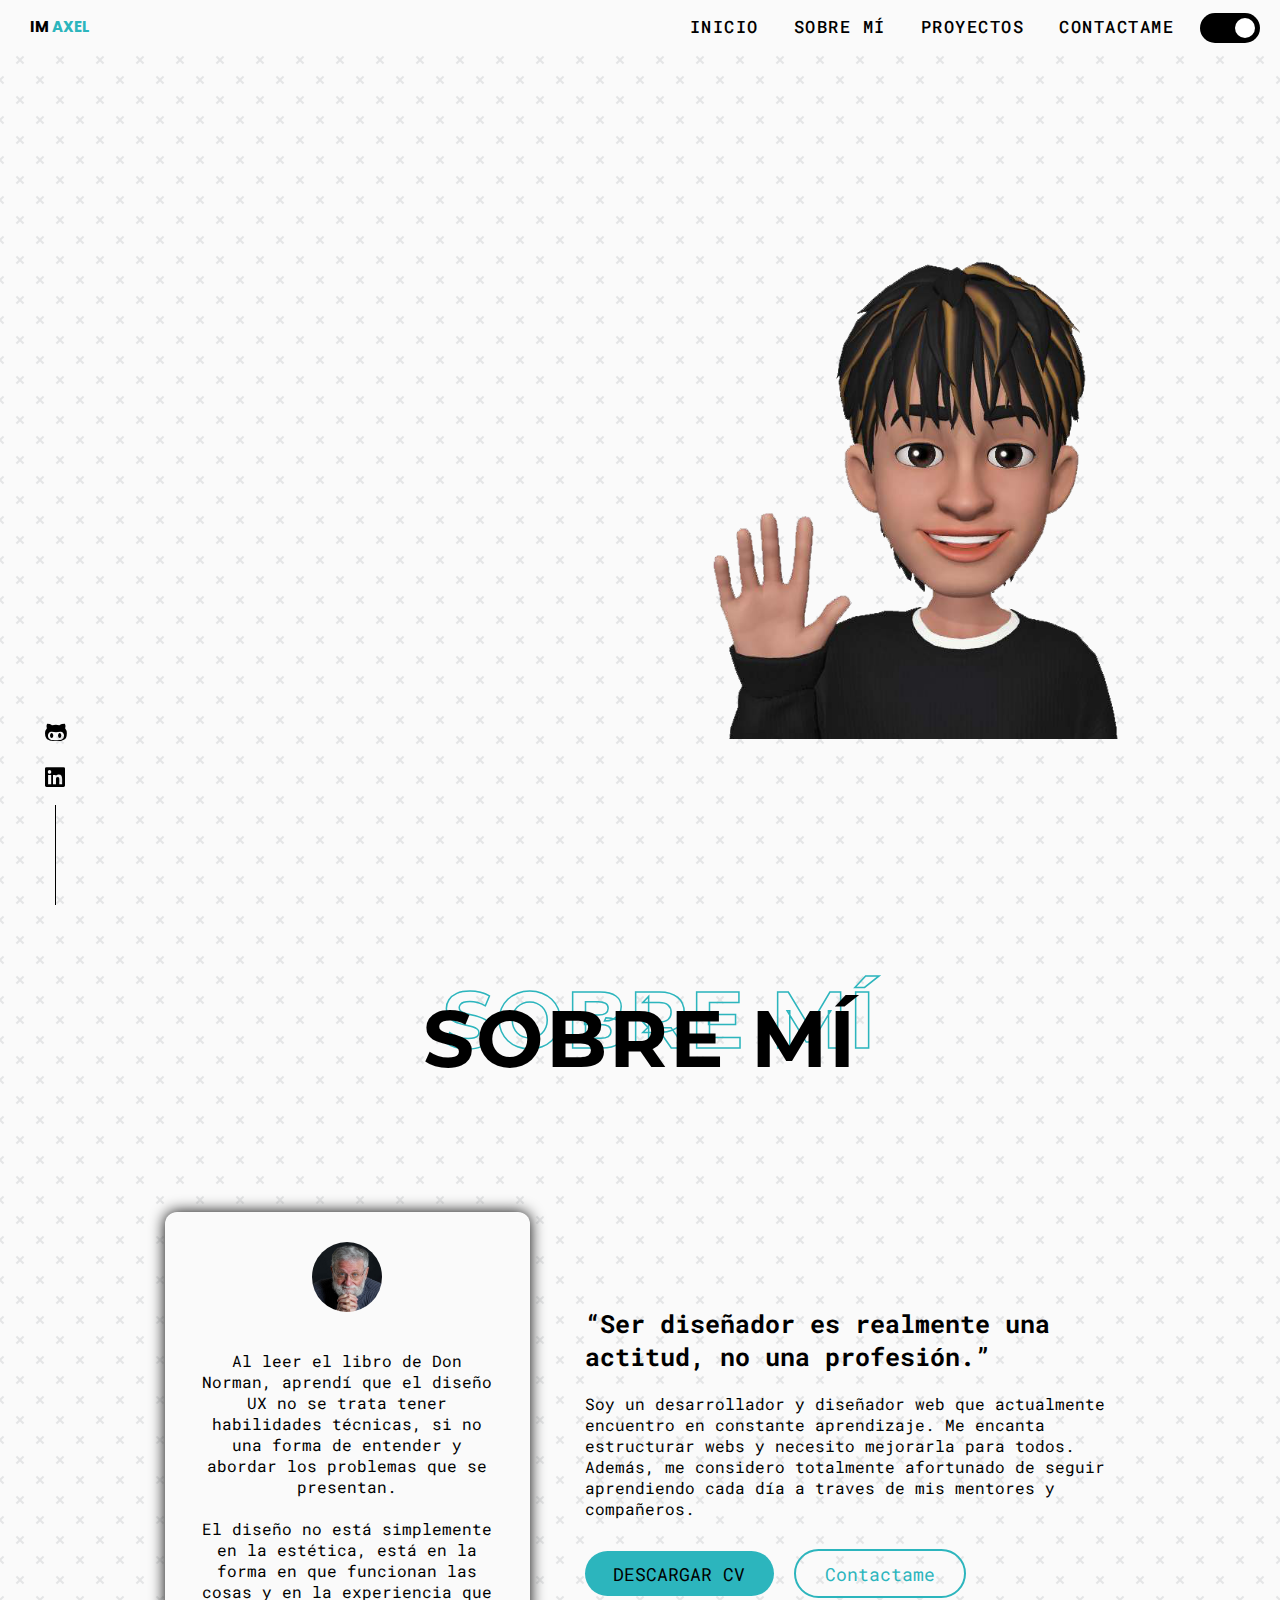
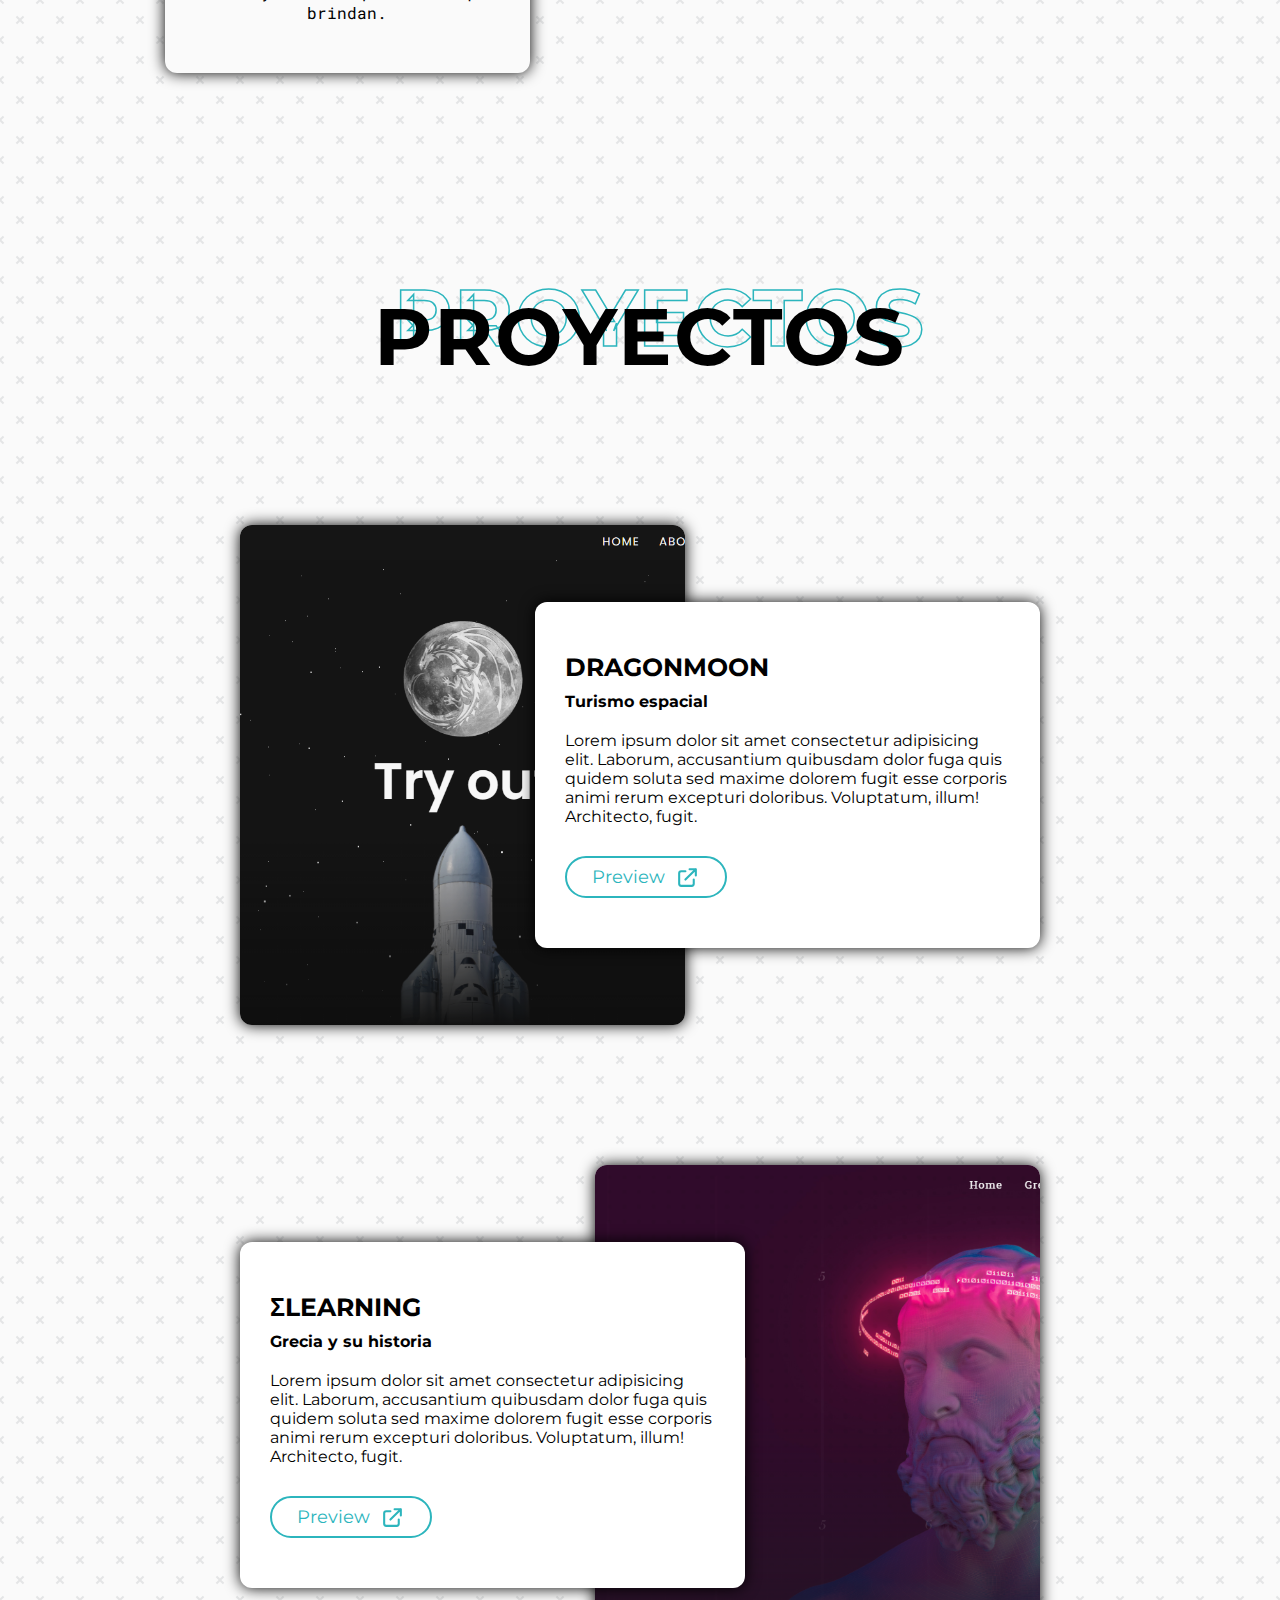
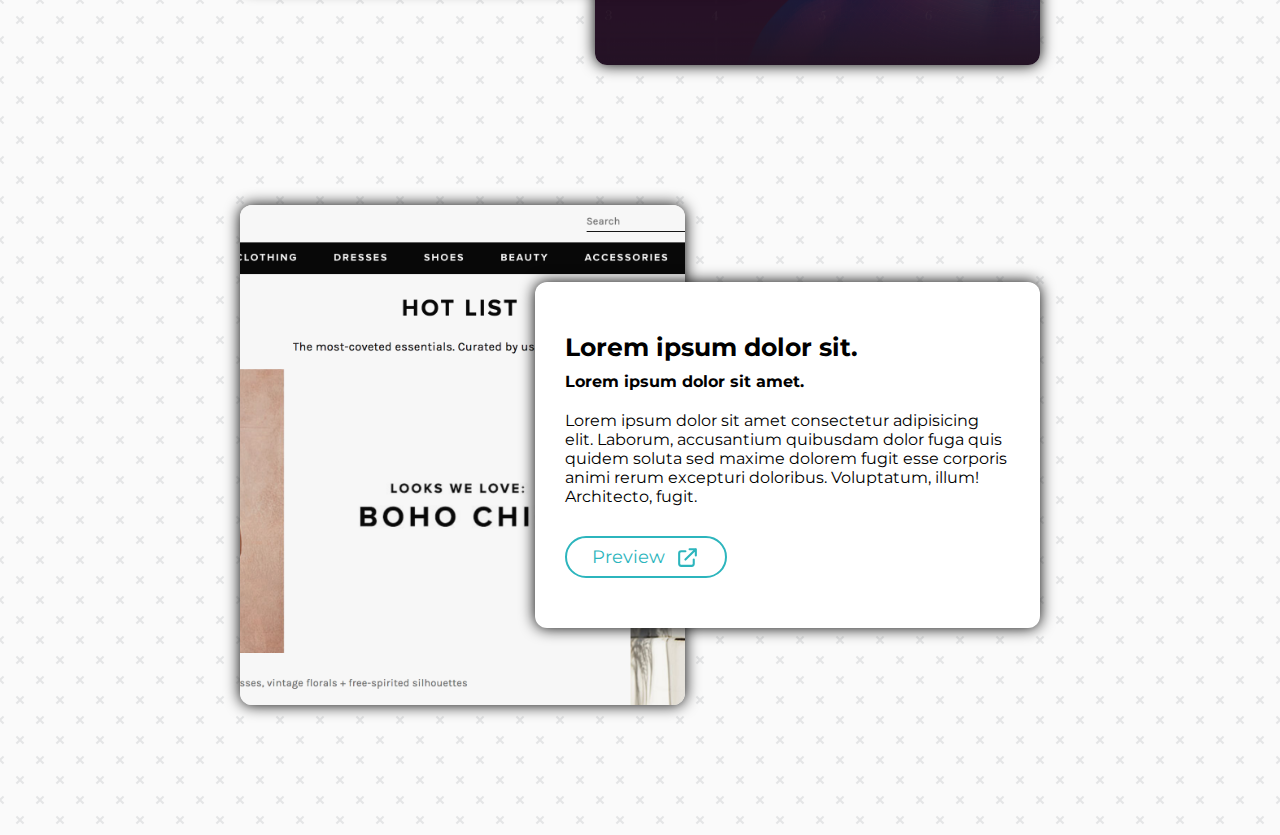
<file: index.html>
<!DOCTYPE html>
<html lang="en">
<head>
    <meta charset="UTF-8">
    <meta http-equiv="X-UA-Compatible" content="IE=edge">
    <meta name="viewport" content="width=device-width, initial-scale=1.0">
    <title>Axel Chipana</title>
    <link rel="stylesheet" href="style.css">
    <link rel="stylesheet" href="https://cdnjs.cloudflare.com/ajax/libs/font-awesome/5.15.2/css/all.min.css">
    <link rel="icon" href="img/LOGO.ico">
</head>
<body data-theme="dark">

  <!-- Navigation section -->
  <nav id="navbar">
    <div class="contente">
      <div class="logo2">
        <h2>IM <span>AXEL</span></h2>
      </div>
        <ul class="menu-list">
            <div class="close-btn">
                <svg xmlns="http://www.w3.org/2000/svg" fill="none" viewBox="0 0 24 24" stroke="currentColor">
                    <path stroke-linecap="round" stroke-linejoin="round" stroke-width="2" d="M6 18L18 6M6 6l12 12" />
                </svg>
            </div>
            <li><a  href="#hero">INICIO</a></li>
            <li><a  href="#about">SOBRE MÍ</a></li>
            <li><a  href="#projects">PROYECTOS</a></li>
            <li><a  href="./contact.html">CONTACTAME</a></li>
            <div id="theme">
              <div class="theme-switcher">  
                <input type="checkbox" id="switcher">
                <label for="switcher">switch</label>
              </div>
            </div>   
        </ul>
        <div class="menu-btn">
          <svg xmlns="http://www.w3.org/2000/svg" class="h-6 w-6" fill="none" viewBox="0 0 24 24" stroke="currentColor">
            <path stroke-linecap="round" stroke-linejoin="round" stroke-width="2" d="M4 6h7M4 12h16m-7 6h7" />
          </svg>
        </div>
    </div>
  </nav>

  <!--Hero section-->
  <section id="hero">
    <div class="container">
      <div class="left">
        <p class="subheading">I'm AXEL</p>
        <h2 class="heading">
          <div class="wrapper"><span>Pixels</span></div>
          <div class="wrapper"><span>with</span></div>
          <div class="wrapper"><span>purpose</span></div>
        </h2>
        <p class="desc">Diseñador UX y desarrollador web</p>
        <div class="buttons">
          <a href="#projects" class="primary-btn">Mira mis proyectos</a>
        </div>
      </div>
      <figure class="right">
          <img src="./img/Axel.png">
      </figure>
    </div>
  </section>

  <!--About section--> 
  <section id="about">
    <div class="container">
      <h2 class="section-heading" data-outline="SOBRE MÍ">SOBRE MÍ</h2>
      <div class="wrapper">
        <div class="left">
          <div class="card">
            <figure class="img">
              <img src="./img/Don_Norman.jpg">
            </figure>
            <p class="card-desc">Al leer el libro de Don Norman, aprendí que el diseño UX no se trata tener habilidades técnicas, si no una forma de entender y abordar los problemas que se presentan.
              <br><br>
              El diseño no está simplemente en la estética, está en la forma en que funcionan las cosas y en la experiencia que brindan.
            </p>
            <!-- <p class="card-sub-title">Don Norman</p> -->
          </div>
        </div>
        <div class="right">
          <h2 class="slogan">“Ser diseñador es realmente una actitud, no una profesión.”</h2>
          <p class="right-text">Soy un desarrollador y diseñador web que actualmente encuentro en constante aprendizaje. Me encanta estructurar webs y necesito mejorarla para todos. Además, me considero totalmente afortunado de seguir aprendiendo cada día a traves de mis mentores y compañeros.
          </p>
          <div class="buttons">
            <a href="AxelCV.pdf" target="blank" class="primary-btn">DESCARGAR CV</a>
            <a href="./contact.html" class="primary-btn outline">Contactame</a>
          </div>
        </div>
      </div>
    </div>
  </section>

  <!--Projects section--> 
  <section id="projects">
    <div class="container">
      <h2 class="section-heading" data-outline="PROYECTOS">PROYECTOS</h2>
      <div class="all-items">
        <div class="item">
          <div class="left">
            <figure class="img">
              <img src="./img/web1.png" alt="">
            </figure>
          </div>
          <div class="right">
            <h2 class="project-title">DRAGONMOON</h2>
            <h3 class="project-sub-title">Turismo espacial</h3>
            <p class="project-desc">Lorem ipsum dolor sit amet consectetur adipisicing elit. Laborum, accusantium
              quibusdam dolor fuga quis
              quidem soluta sed maxime dolorem fugit esse corporis animi rerum excepturi doloribus. Voluptatum, illum!
              Architecto, fugit.</p>
            <div class="buttons">
              <a href="https://axelchipana.github.io/dragonmoon/" target="blank" class="external-link primary-btn outline"><span>Preview</span>
                <svg xmlns="http://www.w3.org/2000/svg" fill="none" viewBox="0 0 24 24" stroke="currentColor">
                  <path stroke-linecap="round" stroke-linejoin="round" stroke-width="2"
                    d="M10 6H6a2 2 0 00-2 2v10a2 2 0 002 2h10a2 2 0 002-2v-4M14 4h6m0 0v6m0-6L10 14" />
                </svg>
              </a>
            </div>
          </div>
        </div>
        <div class="item">
          <div class="left">
            <figure class="img">
              <img src="./img/web2.png" alt="">
            </figure>
          </div>
          <div class="right">
            <h2 class="project-title">ΣLEARNING</h2>
            <h3 class="project-sub-title">Grecia y su historia</h3>
            <p class="project-desc">Lorem ipsum dolor sit amet consectetur adipisicing elit. Laborum, accusantium
              quibusdam dolor fuga quis
              quidem soluta sed maxime dolorem fugit esse corporis animi rerum excepturi doloribus. Voluptatum, illum!
              Architecto, fugit.</p>
              <div class="buttons">
                <a href="https://axelchipana.github.io/greece/" target="blank" class="external-link primary-btn outline"><span>Preview</span>
                  <svg xmlns="http://www.w3.org/2000/svg" fill="none" viewBox="0 0 24 24" stroke="currentColor">
                    <path stroke-linecap="round" stroke-linejoin="round" stroke-width="2"
                      d="M10 6H6a2 2 0 00-2 2v10a2 2 0 002 2h10a2 2 0 002-2v-4M14 4h6m0 0v6m0-6L10 14" />
                  </svg>
                </a>
              </div>
          </div>
        </div>
        <div class="item">
          <div class="left">
            <figure class="img">
              <img src="./img/web3.png" alt="">
            </figure>
          </div>
          <div class="right">
            <h2 class="project-title">Lorem ipsum dolor sit.</h2>
            <h3 class="project-sub-title">Lorem ipsum dolor sit amet.</h3>
            <p class="project-desc">Lorem ipsum dolor sit amet consectetur adipisicing elit. Laborum, accusantium
              quibusdam dolor fuga quis
              quidem soluta sed maxime dolorem fugit esse corporis animi rerum excepturi doloribus. Voluptatum, illum!
              Architecto, fugit.</p>
              <div class="buttons">
                <a href="#" class="external-link primary-btn outline"><span>Preview</span>
                  <svg xmlns="http://www.w3.org/2000/svg" fill="none" viewBox="0 0 24 24" stroke="currentColor">
                    <path stroke-linecap="round" stroke-linejoin="round" stroke-width="2"
                      d="M10 6H6a2 2 0 00-2 2v10a2 2 0 002 2h10a2 2 0 002-2v-4M14 4h6m0 0v6m0-6L10 14" />
                  </svg>
                </a>
              </div>
          </div>
        </div>
      </div>
    </div>
  </section>
    
  <!--Social Icons section-->
  <section id="social-menu">
    <ul>
      <li><a href="https://github.com/AxelChipana" target="blank"><i class="fab fa-github-alt"></i></a></li>
      <li><a href="https://www.linkedin.com/in/axel-jair-chipana-tapia-02a0a420b/" target="blank"><i class="fab fa-linkedin"></i></a></li>
    </ul>
  </section>

  <!--Footer section-->
  <footer class="footer">  
    <div class="inner-fotter">
      <div class="social-menu2">
        <ul>
          <li><a href="#"><i class="fab fa-github-alt"></i></a></li>
          <li><a href="https://codepen.io/axel-chipana"><i class="fab fa-codepen"></i></a></li>
          <li><a href="#"><i class="fab fa-linkedin"></i></a></li>
        </ul>
      </div>
    </div>
  </footer> 

  <script src="./main.js"></script> 
</body>
</html>
</file>
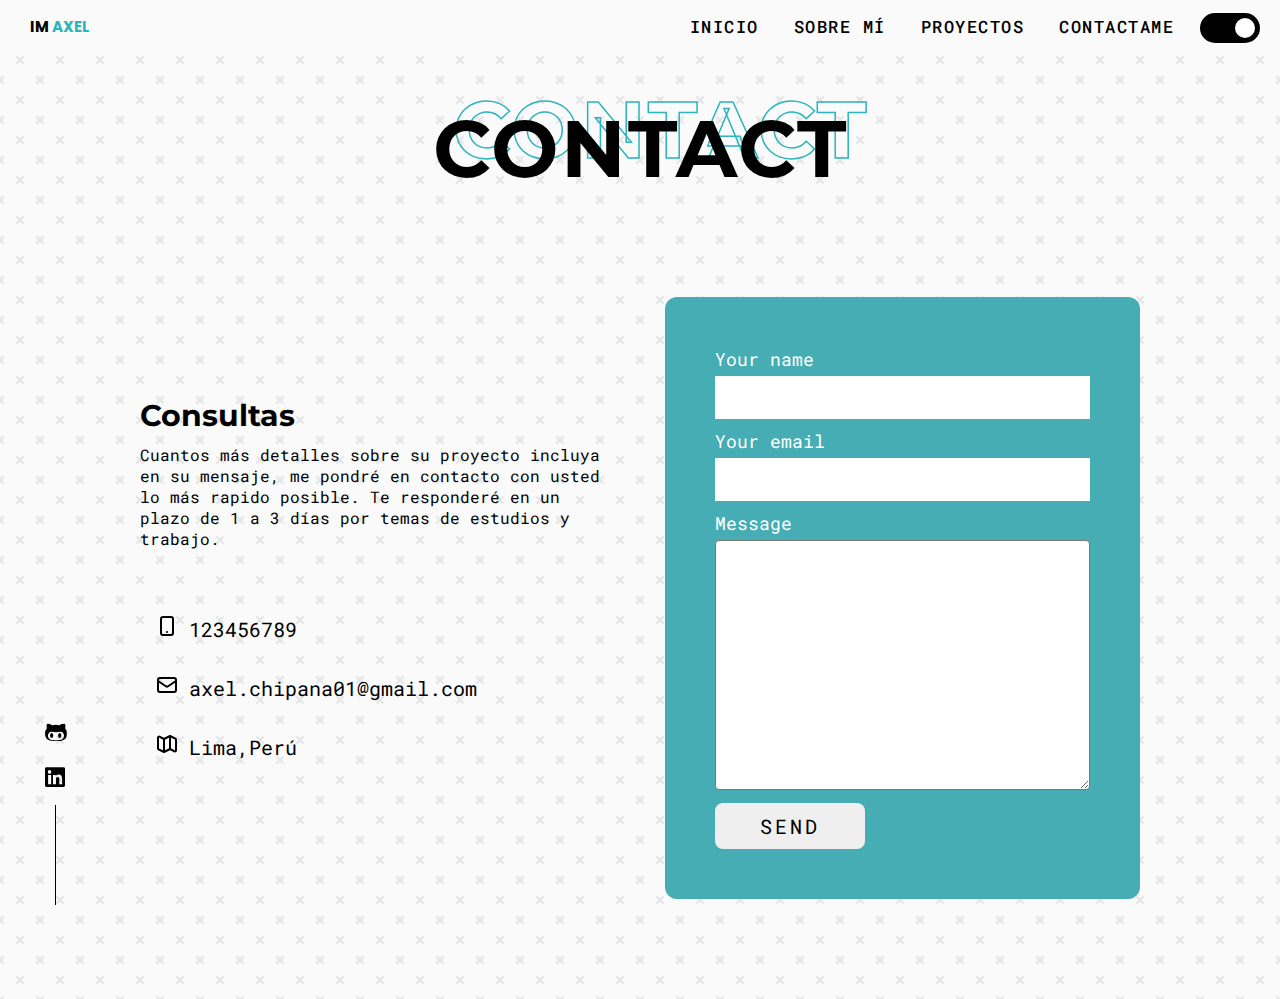
<file: contact.html>
<!DOCTYPE html>
<html lang="en">
<head>
    <meta charset="UTF-8">
    <meta http-equiv="X-UA-Compatible" content="IE=edge">
    <meta name="viewport" content="width=device-width, initial-scale=1.0">
    <title>Axel Chipana</title>
    <link rel="stylesheet" href="style.css">
    <link rel="icon" href="img/LOGO.ico">
    <link rel="stylesheet" href="https://cdnjs.cloudflare.com/ajax/libs/font-awesome/5.15.2/css/all.min.css">
</head>
<body data-theme="dark">
    <!-- Navigation section -->
    <nav id="navbar">
    <div class="contente">
      <div class="logo2">
        <h2>IM <span>AXEL</span></h2>
      </div>
        <ul class="menu-list">
            <div class="close-btn">
                <svg xmlns="http://www.w3.org/2000/svg" fill="none" viewBox="0 0 24 24" stroke="currentColor">
                    <path stroke-linecap="round" stroke-linejoin="round" stroke-width="2" d="M6 18L18 6M6 6l12 12" />
                </svg>
            </div>
            <li><a  href="./index.html#home">INICIO</a></li>
            <li><a  href="./index.html#about">SOBRE MÍ</a></li>
            <li><a  href="./index.html#projects">PROYECTOS</a></li>
            <li><a  href="#">CONTACTAME</a></li>

            <div id="theme">
              <div class="theme-switcher">  
                <input type="checkbox" id="switcher">
                <label for="switcher">switch</label>
              </div>
            </div>   
        </ul>
        <div class="menu-btn">
          <svg xmlns="http://www.w3.org/2000/svg" class="h-6 w-6" fill="none" viewBox="0 0 24 24" stroke="currentColor">
            <path stroke-linecap="round" stroke-linejoin="round" stroke-width="2" d="M4 6h7M4 12h16m-7 6h7" />
          </svg>
        </div>
    </div>
    </nav>
    <!-- contact -->
    <section id="contact">
        <div class="container">
            <h2 class="section-heading" data-outline="Contact">Contact</h2>
            <div class="wrapper">
                <div class="left">
                    <h2 class="contact-heading">Consultas</h2>
                    <p class="contact-desc">Cuantos más detalles sobre su proyecto incluya en su mensaje, me pondré en contacto con usted lo más rapido posible. Te responderé en un plazo de 1 a 3 días por temas de estudios y trabajo.</p>
                    <div class="contact-info">
                        <ul>
                            <li><a href="#">
                                <span class="icon">
                                    <svg xmlns="http://www.w3.org/2000/svg" class="h-6 w-6" fill="none" viewBox="0 0 24 24" stroke="currentColor">
                                        <path stroke-linecap="round" stroke-linejoin="round" stroke-width="2" d="M12 18h.01M8 21h8a2 2 0 002-2V5a2 2 0 00-2-2H8a2 2 0 00-2 2v14a2 2 0 002 2z" />
                                      </svg>
                                </span>
                                <span class="text">
                                    123456789
                                </span>
                            <li><a href="#">
                                <span class="icon">
                                    <svg xmlns="http://www.w3.org/2000/svg" class="h-6 w-6" fill="none" viewBox="0 0 24 24" stroke="currentColor">
                                        <path stroke-linecap="round" stroke-linejoin="round" stroke-width="2" d="M3 8l7.89 5.26a2 2 0 002.22 0L21 8M5 19h14a2 2 0 002-2V7a2 2 0 00-2-2H5a2 2 0 00-2 2v10a2 2 0 002 2z" />
                                      </svg></span>
                                    <span class="text">
                                        axel.chipana01@gmail.com
                                    </span>
                                    </a></li>
                            <li><a href="#">
                                <span class="icon">
                                    <svg xmlns="http://www.w3.org/2000/svg" class="h-6 w-6" fill="none" viewBox="0 0 24 24" stroke="currentColor">
                                        <path stroke-linecap="round" stroke-linejoin="round" stroke-width="2" d="M9 20l-5.447-2.724A1 1 0 013 16.382V5.618a1 1 0 011.447-.894L9 7m0 13l6-3m-6 3V7m6 10l4.553 2.276A1 1 0 0021 18.382V7.618a1 1 0 00-.553-.894L15 4m0 13V4m0 0L9 7" />
                                      </svg></span>
                                    <span class="text">
                                        Lima,Perú
                                </span>
                            </a></li>
                        </ul>
                    </div>

                </div>
                <div class="right">
                    <div class="form-wrapper">
                        <form action="https://formsubmit.co/axel.chipana01@gmail.com" method="POST">
                            <div class="form-group">
                                <label for="name">Your name</label>
                                <div class="input-wrapper">
                                    <input type="text" id="name" name="name">
                                </div>
                            </div>
                            <div class="form-group">
                                <label for="email">Your email</label>
                                <div class="input-wrapper">
                                    <input type="email" id="email" name="email">
                                </div>
                            </div>
                            <div class="form-group">
                                <label for="message">Message</label>
                                <textarea type="text" name="message" id="message" width="100%"></textarea>
                            </div>  
                            <button type="submit">Send</button>
                        </form>
                    </div>
                </div>
            </div>
        </div>
    </section>

    <!--Social Icons section-->
    <section id="social-menu">
    <ul>
      <li><a href="https://github.com/AxelChipana" target="blank"><i class="fab fa-github-alt"></i></a></li>
      <li><a href="https://www.linkedin.com/in/axel-jair-chipana-tapia-02a0a420b/" target="blank"><i class="fab fa-linkedin"></i></a></li>
    </ul>
    </section>

    <!--Footer section-->
    <footer class="footer">  
    <div class="inner-fotter">
      <div class="social-menu2">
        <ul>
          <li><a href="#"><i class="fab fa-github-alt"></i></a></li>
          <li><a href="https://codepen.io/axel-chipana"><i class="fab fa-codepen"></i></a></li>
          <li><a href="#"><i class="fab fa-linkedin"></i></a></li>
        </ul>
      </div>
    </div>
    </footer> 


    
    <script src="./main.js"></script>
</body>
</html>
</file>
<file: style.css>
@import url('https://fonts.googleapis.com/css2?family=Montserrat:wght@700;900&family=Roboto+Mono:wght@300;500&family=Poppins:wght@600&display=swap');
@import url('https://fonts.googleapis.com/css2?family=Poppins:wght@300;400;500&display=swap');

/* Global Styles */
* {
	padding: 0;
	margin: 0;
	box-sizing: border-box;
}

/* Dark theme colors */
:root {
	--primary-color: #2CB5BD;
	--second-color: #4B5E7E;
	--third-color: #617694;
	--fourth-color : #778da9;
}

body[data-theme="dark"] {
	--color-2: rgb(0, 0, 0);
	--color-1: rgb(250, 250, 250);
	--shadow-1: black;
	--nav: #000000;
	--nav3: white;
}
/* Light theme colors */
body[data-theme="light"] {
	--color-2: rgb(255, 255, 255);
	--color-1: rgb(0, 0, 0);
	--shadow-1: rgb(165, 164, 164);
	--nav: #fafafa;
	--nav3: rgb(14,14,14);
}


html{
	font-family: "Roboto Mono", sans-serif;
	font-size: 10px;
	scroll-behavior: smooth;
}
body {
	background-color: var(--color-1);
	background-image: url("data:image/svg+xml,%3Csvg xmlns='http://www.w3.org/2000/svg' width='40' height='40' viewBox='0 0 40 40'%3E%3Cg fill-rule='evenodd'%3E%3Cg fill='%23666a6f' fill-opacity='0.15'%3E%3Cpath d='M0 38.59l2.83-2.83 1.41 1.41L1.41 40H0v-1.41zM0 1.4l2.83 2.83 1.41-1.41L1.41 0H0v1.41zM38.59 40l-2.83-2.83 1.41-1.41L40 38.59V40h-1.41zM40 1.41l-2.83 2.83-1.41-1.41L38.59 0H40v1.41zM20 18.6l2.83-2.83 1.41 1.41L21.41 20l2.83 2.83-1.41 1.41L20 21.41l-2.83 2.83-1.41-1.41L18.59 20l-2.83-2.83 1.41-1.41L20 18.59z'/%3E%3C/g%3E%3C/g%3E%3C/svg%3E");
}
img {
	width: 100%;
	height: 100%;
}
a {
	color: var(--color-1);
	text-decoration: none;
}
p {
	font-size: 1.6rem;
	color: var(--color-2);
}
section {
	display: flex;
	align-items: center;
	justify-content: center;
}
.container {
	width: 90%;
	margin: 0 auto;
	max-width: 1000px;
}
@media only screen and (max-height: 450px) {
	.container {
		margin: 60 auto;
	}
}
.primary-btn {
	display: inline-block;
	background-color: var(--primary-color);
	color: black;
	font-size: 1.8rem;
	padding: 0.6em 1.6em;
	border-radius: 50px;
}
.buttons {
	margin-top: 3rem;
	display: flex;
	align-items: center;
	justify-content: flex-start;
	gap: 2rem;
}
.buttons svg {
	width: 50px;
	color: var(--primary-color);
}
.section-heading {
	font-size: clamp(2rem, 10vw, 8rem);
	text-transform: uppercase;
	font-family:'Montserrat';
	letter-spacing: 0.2rem;
	text-align: center;
	position: relative;
	margin-bottom: 10rem;
	color: var(--color-2);
}
.section-heading:before {
	content: attr(data-outline);
	position: absolute;
	left: 2%;
	top: -20%;
	width: 100%;
	text-align: center;
	text-transform: uppercase;
	font-family: "Montserrat";
	letter-spacing: 0.2rem;
	color: transparent;
	-webkit-text-stroke: 1.5px var(--primary-color);
	z-index: -1;
}
.buttons .outline {
	background-color: transparent;
	color: var(--primary-color);
	border-radius: 50px;
	border: 2px solid var(--primary-color);
}


/* Navigation Section */
#navbar {
    padding: 6px;
    position: fixed;
    width: 100%;
    z-index: 31;
    background-color: var(--color-1);
	animation: reveal-nav 1s ease-in-out forwards;
}

@keyframes reveal-nav {
	0% {
		top: -150px;
	}
	100% {
		top: 0;
	}
}
#navbar .logo2{
	font-family: 'Poppins', sans-serif;
	font-size: 20;
	font: 500;
	position: absolute;
	margin-left: 30px;
	left: 0;
	color: var(--color-2);
}
#navbar .logo2 span {
	color: var(--primary-color);
}

#navbar .contente {
    padding: 10px 20px;
    display: flex;
    align-items: center;
    justify-content: flex-end;
}
#navbar .contente svg {
	width: 50px;
	height: 50px;
	cursor: pointer;
	display: none;
}
#navbar .menu-list .close-btn {
	position: absolute;
	right: 30px;
	top: 20px;
	color: var(--color-2);
}
.menu-btn svg {
	color: var(--color-2);
	z-index: 100;
}
#navbar .menu-list {
	display: inline-flex;
    padding-right: 20px;
}
#navbar ul {
	margin-right: 60px;
}
#navbar .menu-list li {
	list-style: none;
}
#navbar .menu-list li a {
	color: var(--color-2);
	font-size: 16.5px;
	font-weight: 500;
	letter-spacing: 1.5px;
	text-decoration: none;
	transition: all .3 ease;
	margin-left: 35px;
}
/* Switcher */
.theme-switcher {
	position:absolute;
	right: 20px;
	top: 0px;
}
.theme-switcher input{
	width: 0;
	height: 0;
}
.theme-switcher label{
	cursor: pointer;
	display: block;
	text-indent: -9999px;
	height: 30px;
	width: 60px;
	border-radius: 50px;
	background-color: black;
	position: relative;
	transition: .5s ease background-color;
}
.theme-switcher label::after {
	position: absolute;
	content: "";
	width: 20px;
	height: 20px;
	border-radius: 50px;
	top: 50%;
	right: 5px;
	background-color: white;
	transform: translateY(-50%);
	transition: .5s ease;
}
.theme-switcher input:checked + label {
	background-color: whitesmoke;
	border: 2px solid black;
}
.theme-switcher input:checked + label::after {
	background-color: black;
	right: calc(100% - 23px);
}
@media (max-width: 825px) {
	#navbar {
		padding: 4px;
	}
	#navbar .contente {
		padding: 0 15px 0 0;
	}
	#navbar .contente svg {
		display: block;
	}
	#navbar .contente svg.hide {
		display: none;
	}
	#navbar .menu-list {
		position: fixed;
		top: 0;
		right: -100%;
		height: 100%;
		width: 100%;
		max-width: 100%;
		display: flex;
		padding: 15% 0;
		text-align: center;
		background-color: var(--nav3);
		transition: all .3s ease;

		justify-content: center;
		flex-direction:column;
	}
	#navbar .menu-list.active {
		right: 0%;
	}
	#navbar ul {
		margin-right: 0;
	}
	#navbar .menu-list li {
		padding: 10% 0;
	}
	#navbar .menu-list li a {
		margin-left: 0;
		text-align: center;
		font-size: 5rem;
		color: var(--color-2);
	}
	
	.theme-switcher {
		position: absolute;
		width: 10px;
		left: 0;
		margin: 20px 0 0 45px;
	}
	.theme-switcher label {
		background-color: black;
	}
	.theme-switcher label::after{
		background-color: white;
	}
	.theme-switcher input:checked + label{
		background-color: white;
		border: 2px solid white;
	}
	.theme-switcher input:checked + label::after {
		background-color: black;
	}
}
@media (max-width: 375px) {
	#navbar .menu-list li a {
		font-size: 5rem;
	}
}

/* Hero Section */
#hero {
	height: 100vh;
	width: 100%;
	padding-top: 30px;
	display: flex;
	align-items: center;
	justify-content: center;
}
#hero .container {
	display: flex;
	align-items: center;
	justify-content: center;
}
#hero .container .left {
	flex: 6;
}
#hero .container .right {
	flex: 8;
}
#hero .left .subheading {
	font-size: 1.8rem;
	font-weight: 500;
	text-transform: uppercase;
	color: var(--primary-color);
	opacity: 0;
	animation: fade .3s ease-in forwards;
	animation-delay: 1s;
}
#hero .left .heading {
	font-size: 6rem;
	font-family: "Montserrat", sans-serif;
	font-weight: 900;
	color: var(--color-2);
}
#hero .left .heading .wrapper {
	display: inline-block;
	overflow: hidden;
}
#hero .left .heading .wrapper span {
	position: relative;
	bottom: -70px;
	animation: reveal 1s ease-in-out forwards;
}
@keyframes reveal {
	0% {
		bottom: -70px;
	}
	100% {
		bottom: 0;
	}
}
@keyframes fade {
	0% {
		opacity: 0;
	}
	100% {
		opacity: 1;
	}
}
#hero .left .desc {
	margin-top: 2.5rem;
	max-width: 400px;
	opacity: 0;
	animation: fade .3s ease-in forwards;
	animation-delay: 1s;

}
#hero .left .buttons {
	opacity: 0;
	animation: fade .3s ease-in forwards;
	animation-delay: 1s;
}
#hero .right {
	text-align: right;
}
#hero .right img {
	width: 100%;
	max-width: 450px;
	height: 550px;
	object-fit: cover;
	object-position: 50% 30%;
	border-radius: 22px;
}

@media only screen and (max-width: 768px) {
	html {
		font-size: 9px;
	}
	#hero {
		padding-top: 70px;
	}
	#hero .container {
		flex-direction: column-reverse;
	}
	#hero .container .right {
		text-align: center;
		flex: 1;
		margin-bottom: 2rem;
	}
	#hero .container .right img {
		width: 100%;
		height: 400px;
	}
	#hero .container .left {
		text-align: center;
		padding-right: 0;
		padding-top: 1px;
		flex: 1;
		height: fit-content;
	}
	#hero .left .buttons {
		justify-content: center;
	}
	#hero .container .left .heading {
		font-size: 4rem;
		margin: 0 auto;	
	}
	#hero .container .left .desc {
		margin: 0 auto;
		margin-top: 2rem;
	}
}
@media only screen and (max-width: 950px) {
	#hero .container .right {
		flex: 6;
	}
}
@media only screen and (min-width: 1010px) {
	#hero .container .left {
	margin-left: 40px;
	}
}
@media only screen and (max-width: 375px) {
	#hero {
		margin-top: 7.2rem;
	}
}


/* About section */ 
#about {
	padding: 9rem 0;
	color: var(--color-2);
}
#about .wrapper {
	display: flex;
	align-items: center;
	justify-content: center;
	gap: 3rem;
}
#about .left {
	padding: 2.5rem;
	text-align: center;
	color: var(--color-2);
}
#about .left .card {
	box-shadow: 0px 0px 15px var(--shadow-1);
	background-color: var(--color-1);
	padding: 3rem;
	border-radius: 12px;
	min-height: 370px;
}
#about .left .card img {
	width: 70px;
	height: 70px;
	margin: 0 auto;
	overflow: hidden;
	border-radius: 50%;
	margin-bottom: 2.5rem;
}
#about .left .card .img img {
	object-fit: cover;
}
#about .left .card .card-desc {
	margin: 10px 0rem 2rem 0rem;
	color: var(--color-2);
}
#about .left .card .card-sub-title {
	font-size: 1.4rem;
}
#about .right .slogan {
	font-size: 2.5rem;
	margin: 2rem 0;
}
#about .right .right-text {
	color: var(--color-2);
}
@media only screen and (max-width: 768px) {
	#about .wrapper {
		flex-direction: column-reverse;
		text-align: center;
	}
	#about .right .buttons {
		flex-direction: column;
	}
	#about .right .buttons a {
		width: 100%;
		text-align: center;
	}
}

/* Project Section Style */
#projects {
	padding: 10rem 0;
}
#projects .item {
	display: flex;
	align-items: center;
	justify-content: center;
	max-width: 800px;
	margin: 14rem auto;
	/* gap: 2rem; */
}
#projects .item:nth-of-type(even) {
	flex-direction: row-reverse;
}
#projects .item .left {
	flex: 1;
}
#projects .item .right {
	margin-left: -150px;
	flex: 1;
	background-color: white;
	padding: 5rem 3rem;
	border-radius: 12px;
	box-shadow: 0px 0px 15px var(--shadow-1);
	z-index: 2;
}
#projects .item:nth-of-type(even) .right {
	margin-left: 0;
}
#projects .item:nth-of-type(even) .left {
	margin-left: -150px;
}
#projects .item .left .img {
	height: 500px;
	overflow: hidden;
	border-radius: 12px;
	overflow: hidden;
	box-shadow: 0px 0px 15px var(--shadow-1);
	position: relative;
}
#projects .item .left .img::after {
	content: '';
	position: absolute;
	left: 0;
	top: 0;
	height: 100%;
	width: 100%;
	background-color: #7e7d7d10;
}
#projects .item .left .img img {
	object-fit: cover;
	transition: 0.3s ease transform;
}
#projects .item:hover .left .img img {
	transform: scale(1.1);
	z-index: 1;
}
#projects .item ,.right .project-title {
	font-size: 2.5rem;
	font-family: "Montserrat", sans-serif;
	margin-bottom: 1rem;
}
#projects .item ,.right .project-sub-title {
	font-size: 1.6rem;
	margin-bottom: 2rem;
}
#projects .item ,.right .project-desc {
	color: black;
	margin-bottom: 3rem;
}
#projects .item .right .buttons .external-link {
	display: flex;
	align-items: center;
	justify-content: center;
	gap: 1rem;
	padding: calc(0.6em - 4px) calc(1.6em - 4px);
}
#projects .item .right .buttons .external-link svg {
	width: 25px;
}
@media only screen and (max-width: 768px) {
	#projects .item {
		flex-direction: column;
	}
	#projects .item .left {
		width: 100%;
	}
	#projects .item .right {
		margin-left: 0;
		width: 90%;
		margin-top: -150px;
	}
	#projects .item:nth-of-type(even) {
		flex-direction: column;
	}
	#projects .item:nth-of-type(even) .left {
		margin-left: 0;
	}
}
@media only screen and (max-width: 450px) {
	#projects .item .right .buttons {
		flex-direction: column;
	}
	#projects .item .right .buttons a {
		width: 100%;
		text-align: center;
	}
}


/*Social Icons section*/
#social-menu ul {
	position: fixed;
    bottom: 100px;
    left: 30px;
	animation: reveal-social 1s ease-in-out forwards;
}
#social-menu ul li {
	list-style: none;
	margin: 0 15px;
	justify-content: center;

}
#social-menu ul li .fab {
	font-size: 23px;
	line-height: 45px;
	transition: .5s;
	color: var(--color-2);
}
#social-menu ul::after {
	content: "";
	display: block;
	height: 100px;
	left: 24.5px;
	width: 1px;
	margin: 5px auto;
	background-color: var(--color-2);
	position: absolute;
	transition: .5s;
}
@media only screen and (max-width: 1200px) {
	#social-menu ul {
		left: 10px;
	}
}
@media only screen and (max-width: 1125px) {
	#social-menu ul {
		display: none;
	}
}
@keyframes reveal-social {
	0% {
		bottom: -150px;
	}
	100% {
		bottom: 100px;
	}
}


/* Footer section */
footer {
	background-color: transparent;
	display: none;
}
footer .img {
	align-items: center;
	justify-content: center;
	display: flex;
	margin-top: 15px;
}
footer .img img {
	width: 90px;
	height: 60px;
}
footer .social-menu2 {
	display: flex;
}
footer .social-menu2 ul {
	display: flex;
	justify-content: center;
	height: 30px;
	margin: auto;
}
footer .social-menu2 li {
	list-style: none;
}
footer .social-menu2 a {
	padding: 10px 23px;
	font-size: 33px;
	color: var(--color-2);
}
@media only screen and (max-width: 1125px) {
	footer {
		display: inline;
	}
}


/* Contact */
#contact{
	padding: 10rem 0;
}
#contact .wrapper {
	display: flex;
	align-items: flex-start;
	justify-content: center;
	gap: 5rem;
}
#contact .wrapper .left,
#contact .wrapper .right {
	flex: 1;
}
#contact .wrapper .left {
	margin-top: 10rem;
}
#contact .left .contact-heading {
	font-family: 'Montserrat', sans-serif;
	font-size: 3rem;
	margin-bottom: 1rem;
	color: var(--color-2);
}
#contact .left .contact-desc {
	color: var(--color-2);
	margin-bottom: 5rem;
}
#contact .left .contact-info {
	margin-bottom: 5rem;
}
#contact .left .contact-info ul {
	list-style: none;
}
#contact .left .contact-info ul li {
	border-radius: 12px;
	overflow: hidden;
}
#contact .left .contact-info ul li a {
	display: flex;
	align-items: center;
	justify-content: flex-start;
	font-size: 2rem;
	padding: 1.5rem;
	gap: 1rem;
}
#contact .left .contact-info ul li:hover {
	background-color: var(--primary-color);
}
#contact .left .contact-info ul li:hover .text {
	color: var(--color-1);
}
#contact .left .contact-info ul li:hover .icon {
	color: var(--color-1);
}
#contact .left .contact-info ul li a .icon {
	width: 24px;
	color: var(--color-2);
}
#contact .left .contact-info ul li a .text {
	color: var(--color-2);

}
#contact .right .form-wrapper {
	background-color: #45adb3;
	max-width: 500px;
	margin: 0 auto;
	padding: 5rem;
	border-radius: 12px;
	color: white;
}
#contact .right .form-group {
	margin-bottom: 1rem;
}
#contact .right .form-group label {
	margin-bottom: 0.5rem;
	display: inline-block;
	font-size: 1.8rem;
}
#contact .right .form-group .input-warpper {
	background-color: white;
	color: black;
	width: 100%;
	display: flex;
	align-items: center;
	justify-content: flex-start;
	height: 48px;
	border-radius: 4px;
	overflow: hidden;
}
#contact .right .form-group .input-wrapper input {
	padding: 1rem;
	height: 100%;
	width: 100%;
	outline: none;
	border: none;
	font-size: 2rem;
}
#contact .right .form-group textarea {
	width: 100%;
	height: 250px;
	resize: vertical;
	padding: 1rem;
	outline: none;
	border-radius: 4px;
}
#contact .right .form-wrapper button {
	display: inline-block;
	width: 150px;
	font-size: 2rem;
	text-transform: uppercase;
	height: auto;
	padding: 1rem 0;
	font-family: 'Roboto Mono';
	letter-spacing: 0.3rem;
	border-radius: 8px;
	outline: none;
	border: none;
	cursor: pointer;
}
@media only screen and (max-width: 768px) {
	#contact .wrapper {
		flex-direction: column-reverse;
		justify-content: center;
		align-items: center;
	}
	#contact .left {
		margin: 0 15px;
	}
	#contact .right {
		width: 100%;
	}
	#contact .right .form-wrapper {
		padding: 3rem;
		width: 100%;
		max-width: 100%;
	}
}
</file>
